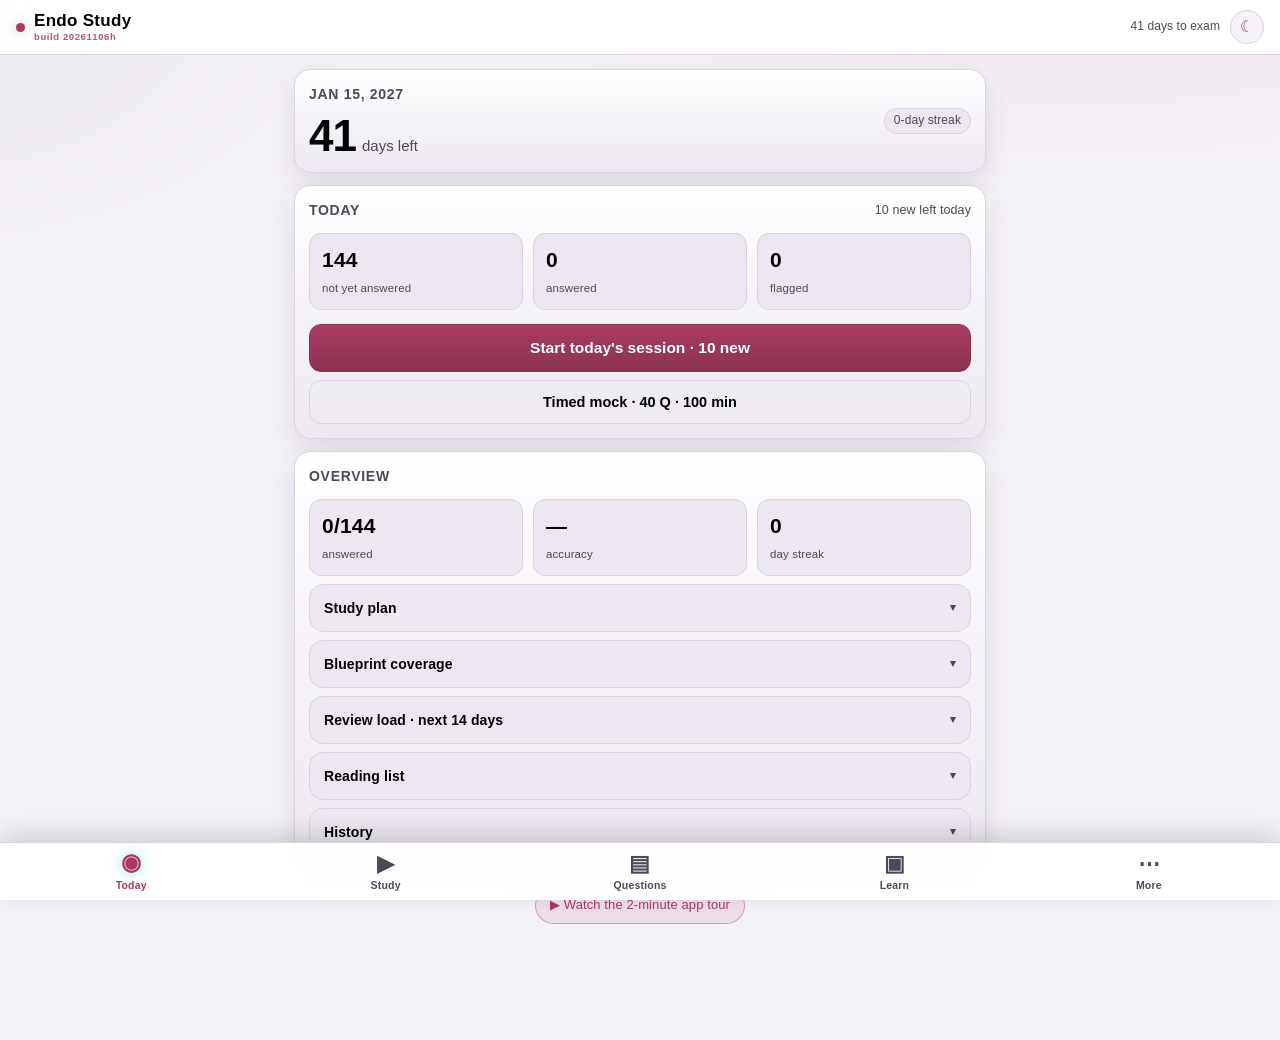
<file: index.html>
<!DOCTYPE html>
<html lang="en">
<head>
  <meta charset="utf-8" />
  <meta name="viewport" content="width=device-width, initial-scale=1, viewport-fit=cover" />
  <meta name="theme-color" content="#f5f2f4" />
  <script>
    try {
      document.documentElement.setAttribute(
        "data-theme",
        localStorage.getItem("endo-theme") || "light"
      );
    } catch (e) {
      document.documentElement.setAttribute("data-theme", "light");
    }
  </script>
  <title>Endo Study</title>
  <link rel="stylesheet" href="styles.css?v=20261106g" />
</head>
<body>
  <header class="topbar">
    <div class="topbar-title">
      <span class="dot"></span>
      <div class="title-text">
        <h1>Endo Study</h1>
        <span class="build-tag" id="build-tag"></span>
      </div>
    </div>
    <div class="topbar-right">
      <div class="topbar-meta" id="topbar-meta"></div>
      <button class="theme-toggle" id="theme-toggle" aria-label="Switch between light and dark">☾</button>
    </div>
  </header>

  <main id="view" class="view"></main>

  <nav class="tabbar" id="tabbar">
    <button class="tab active" data-tab="today"><span class="ico">◉</span><span>Today</span></button>
    <button class="tab" data-tab="study"><span class="ico">▶</span><span>Study</span></button>
    <button class="tab" data-tab="bank"><span class="ico">▤</span><span>Questions</span></button>
    <button class="tab" data-tab="learn"><span class="ico">▣</span><span>Learn</span></button>
    <button class="tab" data-tab="more"><span class="ico">⋯</span><span>More</span></button>
  </nav>

  <input type="file" id="file-input" accept=".json,application/json" hidden />
  <div id="toast" class="toast" hidden></div>

  <div id="pdf-overlay" class="pdf-overlay" hidden>
    <div class="pdf-bar">
      <button type="button" class="pdf-close" id="pdf-close" aria-label="Close">✕</button>
      <span class="pdf-label" id="pdf-label">ESAP 2026</span>
      <a class="pdf-ext" id="pdf-ext" href="ESAP_2026_fk39g9hhj.pdf" target="_blank" rel="noopener">Open in browser</a>
    </div>
    <div class="pdf-hint" id="pdf-hint">The full ESAP 2026 document.</div>
    <iframe id="pdf-frame" class="pdf-frame" title="ESAP 2026 PDF"></iframe>
  </div>

  <script src="data/questions.js?v=20261104a"></script>
  <script src="data/resources.js?v=20261104a"></script>
  <script src="data/esap-01.js?v=20261104a"></script>
  <script src="data/esap-02.js?v=20261104a"></script>
  <script src="data/esap-03.js?v=20261104a"></script>
  <script src="data/esap-04.js?v=20261104a"></script>
  <script src="data/free-01.js?v=20261104a"></script>
  <script src="data/stems.js?v=20261106b"></script>
  <script src="data/verbatim.js?v=20261106d"></script>
  <script src="app.js?v=20261106h"></script>
  <script>
    if ("serviceWorker" in navigator) {
      navigator.serviceWorker
        .register("sw.js", { updateViaCache: "none" })
        .catch(function () {});
    }
  </script>
</body>
</html>
</file>
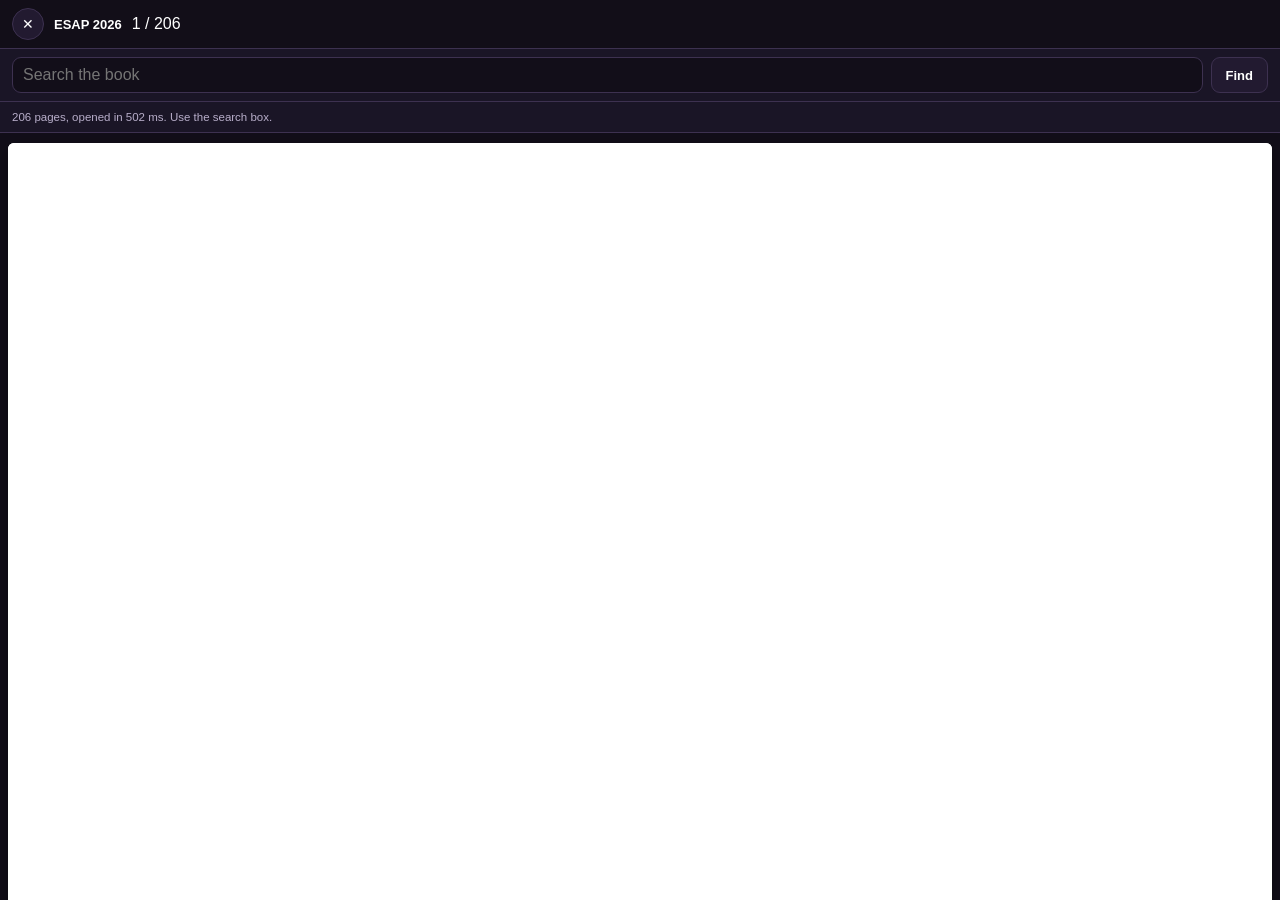
<file: reader.html>
<!DOCTYPE html>
<html lang="en">
<head>
  <meta charset="utf-8" />
  <meta name="viewport" content="width=device-width, initial-scale=1, viewport-fit=cover" />
  <meta name="theme-color" content="#120e19" />
  <title>ESAP 2026 — reader</title>
  <link rel="stylesheet" href="reader.css" />
</head>
<body>
  <header class="bar">
    <button type="button" class="close" id="close" aria-label="Close">✕</button>
    <span class="label" id="label">ESAP 2026</span>
    <span class="ind" id="page-ind"></span>
  </header>
  <div class="find">
    <input id="find-input" type="search" placeholder="Search the book" autocomplete="off" spellcheck="false" />
    <button type="button" id="find-btn">Find</button>
  </div>
  <div class="loadbar" id="loadbar" hidden><div class="loadfill" id="loadfill"></div></div>
  <div class="strip" id="strip">Loading the book…</div>
  <main class="pages" id="pages"></main>
  <script src="vendor/pdf.min.js"></script>
  <script src="reader.js"></script>
</body>
</html>
</file>
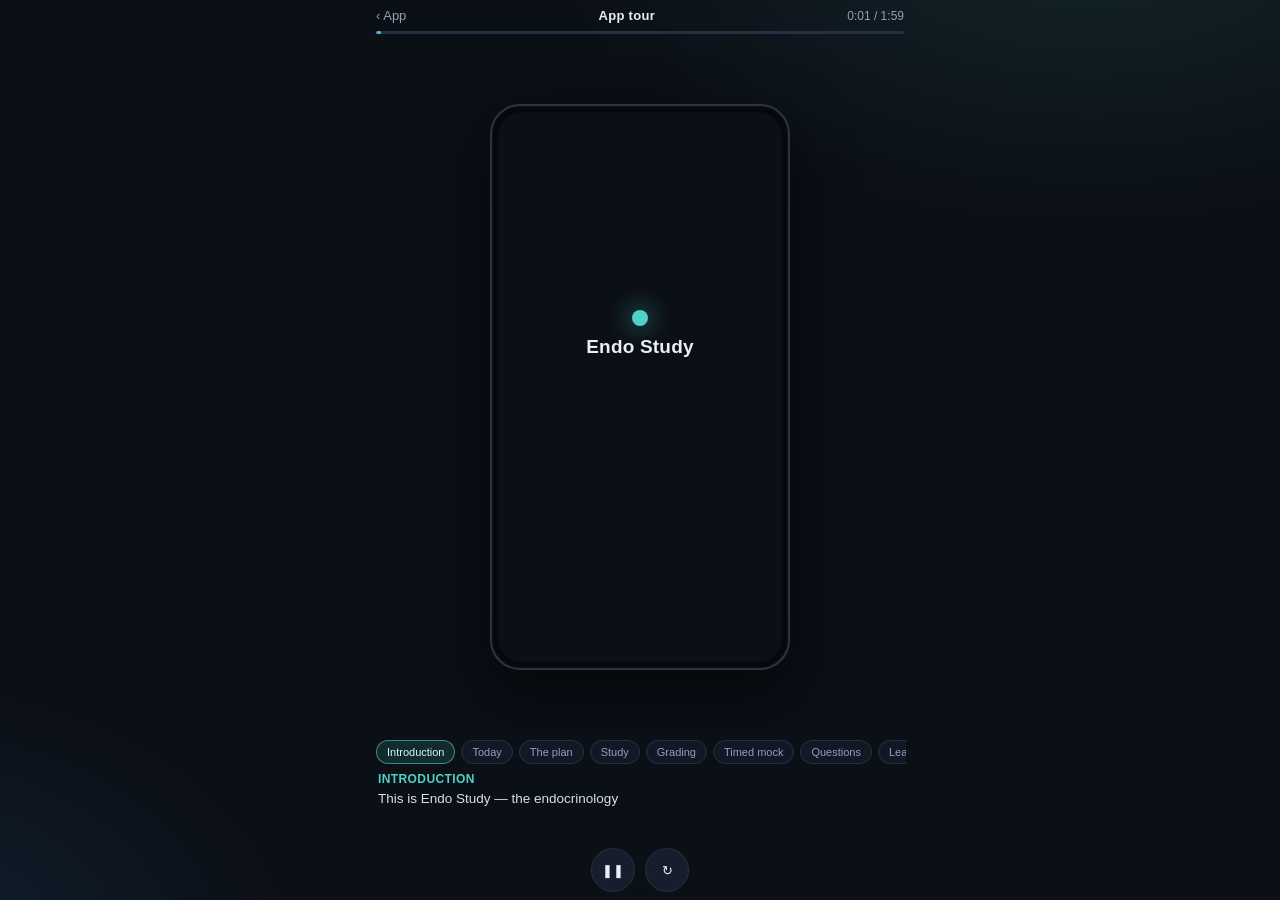
<file: tour.html>
<!DOCTYPE html>
<html lang="en">
<head>
  <meta charset="utf-8" />
  <meta name="viewport" content="width=device-width, initial-scale=1, viewport-fit=cover" />
  <meta name="theme-color" content="#0b0f16" />
  <title>Endo Study — app tour</title>
  <link rel="stylesheet" href="tour.css" />
</head>
<body>
  <div class="tour">

    <header class="tour-head">
      <a class="back" href="index.html">&#8249; App</a>
      <div class="tour-title">App tour</div>
      <div class="tour-clock" id="clock">0:00 / 2:00</div>
    </header>

    <div class="bar"><div class="bar-fill" id="bar-fill"></div></div>

    <div class="stage">
      <div class="phone">
        <div class="screen" id="screen">

          <!-- 1 - intro -->
          <section class="scene scene-center" data-name="Introduction" data-dur="7"
            data-caption="This is Endo Study — the endocrinology in-training exam, on your phone, in one place.">
            <div class="intro">
              <span class="intro-dot" data-at="0.2"></span>
              <h1 class="intro-title" data-at="0.7">Endo Study</h1>
              <p class="intro-sub" data-at="1.5">The endocrine in&#8209;training exam, in one place</p>
              <ul class="intro-list">
                <li data-at="2.4">144 questions with answers</li>
                <li data-at="3.2">8 blueprint areas</li>
                <li data-at="4.0">A plan to January</li>
              </ul>
            </div>
          </section>

          <!-- 2 - today -->
          <section class="scene" data-name="Today" data-dur="15" data-tab="today"
            data-caption="Today is the screen you open each morning: a countdown, your streak, and one button that starts today's questions.">
            <div class="scr-top">
              <span class="scr-dot"></span><b>Endo Study</b>
              <span class="scr-meta">127 days left</span>
            </div>
            <div class="scr-body">
              <div class="mini-card" data-at="0.4">
                <div class="mini-k">Your exam</div>
                <div class="mini-big">127 days</div>
                <div class="mini-sub">15 January 2027 · ESAP / ITE</div>
              </div>
              <div class="mini-row" data-at="1.3">
                <span class="chip ok">&#9679; 6-day streak</span>
                <span class="chip">10 new left today</span>
              </div>
              <div class="mini-btn" data-at="2.2">Start today's questions</div>
              <div class="mini-fine" data-at="2.9">10 new + 4 due reviews</div>
              <div class="mini-fold" data-at="4.2">Overview <span>&#9662;</span></div>
              <div class="mini-fold-row" data-at="5.0"><span>Study plan</span><span class="mini-sub">3 phases</span></div>
              <div class="mini-fold-row" data-at="5.6"><span>Blueprint coverage</span><span class="mini-sub">120 + 24</span></div>
              <div class="mini-fold-row" data-at="6.2"><span>Review load</span><span class="mini-sub">4 due</span></div>
              <div class="mini-fold-row" data-at="6.8"><span>Reading list</span><span class="mini-sub">4 of 10</span></div>
            </div>
            <div class="scr-tabs"></div>
          </section>

          <!-- 3 - the plan -->
          <section class="scene" data-name="The plan" data-dur="13" data-tab="today"
            data-caption="Everything else on Today lives in one Overview card. Open the study plan and you get three dated phases: cover the bank, weak areas, then mock season.">
            <div class="scr-top">
              <span class="scr-dot"></span><b>Study plan</b>
              <span class="scr-meta">from your exam date</span>
            </div>
            <div class="scr-body">
              <div class="mini-phase" data-at="0.5">
                <div class="mini-phase-top"><b>1 · Cover the bank</b><span>55%</span></div>
                <div class="pbar"><i class="pbar-fill" style="width:72%"></i></div>
                <div class="mini-sub">To 5 Nov · 10 new a day, one reading a week</div>
              </div>
              <div class="mini-phase" data-at="1.6">
                <div class="mini-phase-top"><b>2 · Weak areas</b><span>30%</span></div>
                <div class="pbar"><i class="pbar-fill" style="width:18%"></i></div>
                <div class="mini-sub">Only sections under 60% · guideline, chapter, re-test</div>
              </div>
              <div class="mini-phase" data-at="2.7">
                <div class="mini-phase-top"><b>3 · Mock season</b><span>15%</span></div>
                <div class="pbar"><i class="pbar-fill" style="width:4%"></i></div>
                <div class="mini-sub">One 40-question timed mock a week</div>
              </div>
              <div class="mini-fine" data-at="4.2">Move the exam date and all three phases move with it.</div>
            </div>
            <div class="scr-tabs"></div>
          </section>

          <!-- 4 - study -->
          <section class="scene" data-name="Study" data-dur="14" data-tab="study"
            data-caption="In Study you pick an area and a length, then answer one question at a time: a real case, five options, one best answer.">
            <div class="scr-top">
              <span class="scr-dot"></span><b>Study</b>
              <span class="scr-meta">question 1 of 15</span>
            </div>
            <div class="scr-body">
              <div class="mini-chips" data-at="0.4">
                <span class="chip on">Diabetes</span>
                <span class="chip">Thyroid</span>
                <span class="chip">Bone</span>
                <span class="chip">Adrenal</span>
              </div>
              <div class="mini-card" data-at="1.3">
                <div class="mini-k">Diabetes · question 1 of 15</div>
                <div class="mini-stem">A 54-year-old with type 2 diabetes on metformin has an eGFR of 38 with albuminuria. Which addition best slows progression?</div>
              </div>
              <div class="opt" data-at="2.4"><span>A</span>Increase metformin</div>
              <div class="opt mark" data-at="3.0"><span>B</span>Add an SGLT2 inhibitor</div>
              <div class="opt" data-at="3.5"><span>C</span>Add a sulfonylurea</div>
              <div class="opt" data-at="4.0"><span>D</span>Start basal insulin</div>
              <div class="opt" data-at="4.5"><span>E</span>Stop all oral agents</div>
            </div>
            <div class="scr-tabs"></div>
          </section>

          <!-- 5 - grading -->
          <section class="scene" data-name="Grading" data-dur="13" data-tab="study"
            data-caption="Then grade yourself honestly — Again, Hard, Good or Easy. The app brings each question back just before you would forget it.">
            <div class="scr-top">
              <span class="scr-dot"></span><b>Study</b>
              <span class="scr-meta">1 of 15</span>
            </div>
            <div class="scr-body">
              <div class="mini-ans" data-at="0.4">Correct — B</div>
              <div class="mini-why" data-at="1.1">SGLT2 inhibitors slow the decline in eGFR in CKD with albuminuria, independently of glucose control.</div>
              <div class="mini-k" data-at="1.9">How did that feel?</div>
              <div class="mini-grade" data-at="2.4">
                <span class="g g-again">Again</span>
                <span class="g g-hard">Hard</span>
                <span class="g g-good">Good</span>
                <span class="g g-easy">Easy</span>
              </div>
              <div class="mini-next" data-at="3.6">Back in 6 days · the gap grows with every Good</div>
              <div class="mini-fine" data-at="4.6">Every answer is scheduled, so nothing is studied twice for nothing.</div>
            </div>
            <div class="scr-tabs"></div>
          </section>

          <!-- 6 - mock -->
          <section class="scene" data-name="Timed mock" data-dur="11" data-tab="study"
            data-caption="The timed mock gives forty blueprint-weighted questions and starts a clock: two and a half minutes each, the pace of the real exam.">
            <div class="scr-top">
              <span class="scr-dot"></span><b>Timed mock</b>
              <span class="scr-meta mini-clock" id="mock-clock">01:32:10</span>
            </div>
            <div class="scr-body">
              <div class="mini-row" data-at="0.4">
                <span class="chip">Question 12 of 40</span>
                <span class="chip ok">Answered 11</span>
              </div>
              <div class="mini-card" data-at="1.2">
                <div class="mini-k">Thyroid · question 12</div>
                <div class="mini-stem">A 31-year-old with Graves disease is 8 weeks pregnant and thyrotoxic. Which treatment is correct?</div>
              </div>
              <div class="opt" data-at="2.4"><span>A</span>Radioiodine now</div>
              <div class="opt" data-at="2.9"><span>B</span>Propylthiouracil</div>
              <div class="opt" data-at="3.4"><span>C</span>Methimazole 20 mg</div>
              <div class="opt" data-at="3.9"><span>D</span>Total thyroidectomy now</div>
              <div class="opt" data-at="4.4"><span>E</span>Observation only</div>
              <div class="mini-fine" data-at="5.0">All 144 questions available · a summary with every miss at the end</div>
            </div>
            <div class="scr-tabs"></div>
          </section>

          <!-- 7 - questions -->
          <section class="scene" data-name="Questions" data-dur="12" data-tab="bank"
            data-caption="Questions is the whole bank in one searchable list. Filter by area, due, new or flagged, then open any item to read the answer, flag it, edit it or delete it.">
            <div class="scr-top">
              <span class="scr-dot"></span><b>Questions</b>
              <span class="scr-meta">120 ESAP + 24 written</span>
            </div>
            <div class="scr-body">
              <div class="mini-search" data-at="0.4">Search all 144 questions</div>
              <div class="mini-chips" data-at="1.0">
                <span class="chip on">All</span>
                <span class="chip">Due</span>
                <span class="chip">New</span>
                <span class="chip">Flagged</span>
              </div>
              <div class="mini-line" data-at="1.7"><b>ESAP 24</b><span class="tag">Thyroid</span><i class="mini-badge due">due</i></div>
              <div class="mini-line" data-at="2.2"><b>ESAP 25</b><span class="tag">Bone</span><i class="mini-badge new">new</i></div>
              <div class="mini-line" data-at="2.7"><b>ESAP 26</b><span class="tag">Adrenal</span><i class="mini-badge flag">flagged</i></div>
              <div class="mini-line" data-at="3.2"><b>Written 7</b><span class="tag">Lipids</span><i class="mini-badge new">new</i></div>
              <div class="mini-fine" data-at="4.4">Every item keeps its five options and the answer key.</div>
            </div>
            <div class="scr-tabs"></div>
          </section>

          <!-- 8 - learn -->
          <section class="scene" data-name="Learn" data-dur="14" data-tab="learn"
            data-caption="Learn is the reading list: ten free sources, each saying what it is and exactly which chapters to read. Tick Mark done when you finish — nothing is scheduled.">
            <div class="scr-top">
              <span class="scr-dot"></span><b>Learn</b>
              <span class="scr-meta">4 of 10 done</span>
            </div>
            <div class="scr-body">
              <div class="mini-title" data-at="0.3">Reading list</div>
              <div class="pbar" data-at="0.7"><i class="pbar-fill" style="width:40%"></i></div>
              <div class="mini-card" data-at="1.4">
                <div class="mini-k">ADA Standards of Care 2026</div>
                <div class="mini-sub">The diabetes reference · free · 4 chapters</div>
                <div class="mini-fold">What to read <span>&#9662;</span></div>
              </div>
              <div class="mini-card" data-at="2.4">
                <div class="mini-k">ATA guideline index</div>
                <div class="mini-sub">Pregnancy, DTC, hyper and hypothyroidism</div>
              </div>
              <div class="mini-btn ghost" data-at="3.2">Mark done</div>
              <div class="mini-fine" data-at="4.4">No daily reading target — read when you have the hour.</div>
            </div>
            <div class="scr-tabs"></div>
          </section>

          <!-- 9 - more -->
          <section class="scene" data-name="More" data-dur="12" data-tab="more"
            data-caption="More holds the settings: the exam date that moves every plan date, your daily limit, the mock size, and a backup for moving to another phone.">
            <div class="scr-top">
              <span class="scr-dot"></span><b>More</b>
              <span class="scr-meta">settings</span>
            </div>
            <div class="scr-body">
              <div class="mini-card" data-at="0.4">
                <div class="mini-rowline"><span>Exam date</span><b>15 Jan 2027</b></div>
                <div class="mini-rowline"><span>New questions a day</span><b>10</b></div>
                <div class="mini-rowline"><span>Mock</span><b>40 Q · 100 min</b></div>
              </div>
              <div class="mini-fold" data-at="1.8">Backup and restore <span>&#9662;</span></div>
              <div class="mini-fold" data-at="2.4">Quick lab reference <span>&#9662;</span></div>
              <div class="mini-fold" data-at="3.0">Bank status · 120 + 24 <span>&#9662;</span></div>
              <div class="mini-fold" data-at="3.6">How this app works <span>&#9662;</span></div>
              <div class="mini-fine" data-at="4.8">Progress is stored on the phone only — export before switching device.</div>
            </div>
            <div class="scr-tabs"></div>
          </section>

          <!-- 10 - outro -->
          <section class="scene scene-center" data-name="That's it" data-dur="8"
            data-caption="That is the whole app. One question a day, tracked until January.">
            <div class="intro">
              <span class="intro-dot" data-at="0.2"></span>
              <h1 class="intro-title" data-at="0.7">A question a day</h1>
              <p class="intro-sub" data-at="1.5">144 questions · 8 areas · one plan to January</p>
              <a class="intro-cta" href="index.html" data-at="2.4">Open the app</a>
            </div>
          </section>

        </div>
      </div>
    </div>

    <div class="chapters" id="chapters"></div>

    <div class="caption-wrap">
      <h2 class="chapter-name" id="chapter-name">Introduction</h2>
      <p class="caption" id="caption"></p>
    </div>

    <div class="controls">
      <button class="ctrl" id="play" aria-label="Pause">&#10074;&#10074;</button>
      <button class="ctrl" id="restart" aria-label="Restart">&#8635;</button>
    </div>

  </div>

  <script src="tour.js"></script>
</body>
</html>
</file>
<file: styles.css>
:root {
  --bg: #0b0f16;
  --bg-2: #121826;
  --card: #161d2c;
  --card-2: #1c2436;
  --line: #263042;
  --text: #e8edf6;
  --muted: #93a0b8;
  --accent: #4fd1c5;
  --accent-2: #38a3f5;
  --ok: #3ddc97;
  --warn: #f0b429;
  --no: #f2637b;
  --radius: 16px;
  --pad: 14px;
}

* { box-sizing: border-box; -webkit-tap-highlight-color: transparent; }

html, body {
  margin: 0;
  padding: 0;
  background: var(--bg);
  color: var(--text);
  font-family: -apple-system, BlinkMacSystemFont, "Segoe UI", Roboto, Helvetica, Arial, sans-serif;
  font-size: 16px;
  line-height: 1.45;
  -webkit-text-size-adjust: 100%;
}

body {
  padding-bottom: calc(72px + env(safe-area-inset-bottom));
  background:
    radial-gradient(1100px 520px at 85% -12%, rgba(79, 209, 197, 0.10), transparent 60%),
    radial-gradient(900px 480px at -10% 0%, rgba(56, 163, 245, 0.10), transparent 55%),
    var(--bg);
  min-height: 100vh;
}

/* ---------- top bar ---------- */
.topbar {
  position: sticky;
  top: 0;
  z-index: 20;
  display: flex;
  align-items: center;
  justify-content: space-between;
  gap: 10px;
  padding: calc(10px + env(safe-area-inset-top)) 16px 10px;
  background: rgba(11, 15, 22, 0.86);
  backdrop-filter: blur(14px);
  border-bottom: 1px solid var(--line);
}

.topbar-title { display: flex; align-items: center; gap: 9px; }

.topbar-title h1 {
  font-size: 17px;
  margin: 0;
  letter-spacing: 0.2px;
  font-weight: 650;
}

.dot {
  width: 9px; height: 9px; border-radius: 50%;
  background: var(--accent);
  box-shadow: 0 0 12px rgba(79, 209, 197, 0.8);
}

.topbar-meta { font-size: 12px; color: var(--muted); text-align: right; }

/* ---------- view ---------- */
.view { padding: 14px 14px 28px; max-width: 720px; margin: 0 auto; }

.card {
  background: linear-gradient(180deg, var(--card), var(--bg-2));
  border: 1px solid var(--line);
  border-radius: var(--radius);
  padding: var(--pad);
  margin-bottom: 12px;
}

.card.tight { padding: 12px; }
.card.flat { background: var(--bg-2); }

h2, .h2 {
  font-size: 19px;
  margin: 4px 0 12px;
  font-weight: 650;
  letter-spacing: 0.2px;
}

h3, .h3 {
  font-size: 14px;
  margin: 0 0 10px;
  color: var(--muted);
  font-weight: 600;
  text-transform: uppercase;
  letter-spacing: 0.7px;
}

.row { display: flex; align-items: center; gap: 10px; }
.row.wrap { flex-wrap: wrap; }
.between { justify-content: space-between; }
.muted { color: var(--muted); }
.small { font-size: 12.5px; }
.mono { font-variant-numeric: tabular-nums; }
.center { text-align: center; }
.grow { flex: 1 1 auto; min-width: 0; }

.hero {
  display: flex;
  align-items: center;
  justify-content: space-between;
  gap: 14px;
}

.big-num {
  font-size: 44px;
  font-weight: 700;
  line-height: 1;
  letter-spacing: -1px;
  font-variant-numeric: tabular-nums;
}

.big-num span { font-size: 15px; color: var(--muted); font-weight: 500; margin-left: 6px; letter-spacing: 0; }

/* ---------- buttons ---------- */
.btn {
  appearance: none;
  border: 1px solid var(--line);
  background: var(--card-2);
  color: var(--text);
  border-radius: 12px;
  padding: 11px 14px;
  font-size: 14.5px;
  font-weight: 550;
  font-family: inherit;
  cursor: pointer;
  display: inline-flex;
  align-items: center;
  justify-content: center;
  gap: 6px;
  transition: transform 0.06s ease, background 0.15s ease, border-color 0.15s ease;
}

.btn:active { transform: scale(0.985); }

.btn.primary {
  background: linear-gradient(180deg, #4fd1c5, #2fb3a8);
  border-color: #3fc2b6;
  color: #06231f;
  font-weight: 650;
}

.btn.ghost { background: transparent; }

.btn.wide { width: 100%; }

.btn.danger { color: var(--no); border-color: rgba(242, 99, 123, 0.4); background: rgba(242, 99, 123, 0.08); }

.btn:disabled { opacity: 0.5; cursor: default; }

.tour-link {
  display: inline-block;
  padding: 8px 14px;
  border: 1px solid rgba(79, 209, 197, 0.35);
  border-radius: 999px;
  background: rgba(79, 209, 197, 0.08);
  color: var(--accent);
  font-size: 13px;
  text-decoration: none;
}

.tour-link:active { background: rgba(79, 209, 197, 0.16); }

/* ---------- live copy ---------- */
.sync-line { font-size: 12px; font-weight: 600; color: var(--muted); white-space: nowrap; }
.sync-line.ok { color: var(--ok); }
.sync-line.busy { color: var(--accent-2); }
.sync-line.err { color: var(--no); }
.sync-line.off { color: var(--muted); }

.sync-err {
  margin: 8px 0 10px;
  font-size: 12px;
  line-height: 1.4;
  color: var(--no);
  word-break: break-word;
}

.chips { display: flex; flex-wrap: wrap; gap: 8px; }

.chip {
  border: 1px solid var(--line);
  background: var(--bg-2);
  color: var(--muted);
  border-radius: 999px;
  padding: 7px 12px;
  font-size: 13px;
  font-family: inherit;
  cursor: pointer;
  white-space: nowrap;
}

.chip.on {
  background: rgba(79, 209, 197, 0.14);
  border-color: rgba(79, 209, 197, 0.55);
  color: var(--accent);
}

.tag {
  display: inline-block;
  font-size: 11px;
  letter-spacing: 0.5px;
  text-transform: uppercase;
  color: var(--accent);
  background: rgba(79, 209, 197, 0.12);
  border-radius: 6px;
  padding: 3px 7px;
  white-space: nowrap;
}

/* ---------- lists ---------- */
.list { display: flex; flex-direction: column; gap: 8px; }

.list-row {
  display: grid;
  grid-template-columns: minmax(0, 1fr) auto;
  grid-template-areas:
    "tag meta"
    "snippet snippet";
  align-items: center;
  row-gap: 6px;
  column-gap: 10px;
  width: 100%;
  text-align: left;
  background: var(--card);
  border: 1px solid var(--line);
  border-radius: 12px;
  padding: 11px 12px;
  color: var(--text);
  font-family: inherit;
  font-size: 14px;
  cursor: pointer;
}

.list-row .tag { grid-area: tag; justify-self: start; }
.list-row .snippet { grid-area: snippet; }
.list-row .row-meta { grid-area: meta; }

.list-row .snippet { flex: 1 1 auto; min-width: 0; color: #cfd8e6; }
.list-row .row-meta { font-size: 11.5px; color: var(--muted); text-align: right; white-space: nowrap; }

/* ---------- bars ---------- */
.bar {
  height: 7px;
  border-radius: 999px;
  background: #1f2839;
  overflow: hidden;
  margin-top: 7px;
}

.bar > i {
  display: block;
  height: 100%;
  border-radius: 999px;
  background: linear-gradient(90deg, var(--accent-2), var(--accent));
}

.bar.warm > i { background: linear-gradient(90deg, #f0b429, #f2637b); }

.section-row { margin-bottom: 12px; }
.section-row:last-child { margin-bottom: 0; }

/* ---------- options ---------- */
.vignette {
  white-space: pre-wrap;
  word-break: break-word;
  font-size: 15.5px;
  line-height: 1.5;
  margin: 10px 0 14px;
}

.options { display: flex; flex-direction: column; gap: 9px; }

.option {
  display: flex;
  align-items: flex-start;
  gap: 11px;
  width: 100%;
  text-align: left;
  background: var(--card-2);
  border: 1px solid var(--line);
  border-radius: 13px;
  padding: 12px;
  color: var(--text);
  font-family: inherit;
  font-size: 15px;
  line-height: 1.4;
  cursor: pointer;
  transition: background 0.12s ease, border-color 0.12s ease;
}

.option .opt-letter {
  flex: 0 0 auto;
  width: 24px; height: 24px;
  border-radius: 8px;
  background: #232d40;
  color: var(--muted);
  font-size: 12.5px;
  font-weight: 700;
  display: flex; align-items: center; justify-content: center;
}

.option .opt-text { flex: 1 1 auto; }

.option.picked { border-color: var(--accent-2); }

.option.correct {
  border-color: rgba(61, 220, 151, 0.7);
  background: rgba(61, 220, 151, 0.10);
}
.option.correct .opt-letter { background: rgba(61, 220, 151, 0.9); color: #04231a; }

.option.wrong {
  border-color: rgba(242, 99, 123, 0.7);
  background: rgba(242, 99, 123, 0.10);
}
.option.wrong .opt-letter { background: rgba(242, 99, 123, 0.9); color: #2a0810; }

/* ---------- feedback ---------- */
.explain {
  margin-top: 14px;
  padding-top: 14px;
  border-top: 1px solid var(--line);
}

.verdict { font-weight: 650; font-size: 15px; margin: 0 0 8px; }
.verdict.ok { color: var(--ok); }
.verdict.no { color: var(--no); }

.answer-line { margin: 0 0 10px; font-size: 15px; }

.why {
  white-space: pre-wrap;
  font-size: 14.5px;
  line-height: 1.55;
  color: #d7e0ee;
  margin: 0 0 10px;
}

.ref {
  font-size: 12.5px;
  color: var(--muted);
  white-space: pre-wrap;
  margin: 0 0 12px;
}

.grade-row {
  display: grid;
  grid-template-columns: repeat(4, 1fr);
  gap: 8px;
  margin-bottom: 8px;
}

.btn.grade {
  flex-direction: column;
  gap: 2px;
  padding: 9px 4px;
  font-size: 13.5px;
}

.btn.grade small { font-size: 10.5px; color: var(--muted); font-weight: 500; }
.btn.grade.primary small { color: rgba(4, 32, 28, 0.72); }

/* ---------- forms ---------- */
.field { display: block; margin-bottom: 12px; }

.field > span {
  display: block;
  font-size: 12.5px;
  color: var(--muted);
  margin-bottom: 5px;
  letter-spacing: 0.3px;
}

.input {
  width: 100%;
  background: var(--bg-2);
  border: 1px solid var(--line);
  color: var(--text);
  border-radius: 11px;
  padding: 11px 12px;
  font-family: inherit;
  font-size: 16px;
  line-height: 1.4;
}

.input:focus { outline: none; border-color: rgba(79, 209, 197, 0.6); }

/* iOS renders a date control at its own minimum width, which can push it out
   of its card; let the input keep the card's width instead. */
input[type="date"] {
  display: block;
  width: 100%;
  max-width: 100%;
  min-width: 0;
  -webkit-appearance: none;
  appearance: none;
  text-align: left;
}

textarea.input {
  resize: vertical;
  min-height: 96px;
  white-space: pre-wrap;
}

textarea.ta-sm { min-height: 46px; }
textarea.ta-lg { min-height: 420px; font-family: ui-monospace, SFMono-Regular, Menlo, monospace; font-size: 12.5px; }

.grid-2 { display: grid; grid-template-columns: 1fr 1fr; gap: 10px; }

/* ---------- stats ---------- */
.stat {
  background: var(--bg-2);
  border: 1px solid var(--line);
  border-radius: 12px;
  padding: 11px 12px;
  flex: 1 1 0;
  min-width: 0;
}

.stat b { display: block; font-size: 21px; font-weight: 650; font-variant-numeric: tabular-nums; }
.stat span { font-size: 11.5px; color: var(--muted); }

.forecast { display: flex; align-items: flex-end; gap: 5px; height: 74px; margin-top: 6px; }

.fc {
  flex: 1 1 0;
  display: flex;
  flex-direction: column;
  justify-content: flex-end;
  align-items: center;
  gap: 4px;
  height: 100%;
}

.fc i {
  display: block;
  width: 100%;
  border-radius: 4px 4px 2px 2px;
  background: linear-gradient(180deg, rgba(79, 209, 197, 0.95), rgba(56, 163, 245, 0.55));
  min-height: 3px;
}

.fc span { font-size: 9.5px; color: var(--muted); }

details.ref-block {
  border: 1px solid var(--line);
  border-radius: 12px;
  padding: 10px 12px;
  background: var(--bg-2);
  margin-bottom: 8px;
}

details.ref-block summary { cursor: pointer; font-size: 14px; font-weight: 550; }
details.ref-block p { white-space: pre-wrap; font-size: 13px; color: #c9d3e2; margin: 10px 0 0; }

.kv { display: flex; justify-content: space-between; gap: 10px; font-size: 13px; padding: 5px 0; border-bottom: 1px solid rgba(38, 48, 66, 0.6); }
.kv:last-child { border-bottom: none; }
.kv span:last-child { color: var(--muted); text-align: right; }

/* ---------- tab bar ---------- */
.tabbar {
  position: fixed;
  left: 0; right: 0; bottom: 0;
  z-index: 30;
  display: flex;
  background: rgba(11, 15, 22, 0.94);
  backdrop-filter: blur(16px);
  border-top: 1px solid var(--line);
  padding-bottom: env(safe-area-inset-bottom);
}

.tab {
  flex: 1 1 0;
  background: none;
  border: none;
  color: var(--muted);
  font-family: inherit;
  font-size: 9.5px;
  letter-spacing: 0.2px;
  padding: 9px 0 8px;
  display: flex;
  flex-direction: column;
  align-items: center;
  gap: 3px;
  cursor: pointer;
  min-width: 0;
}

.tab .ico { font-size: 14px; line-height: 1; }
.tab.active { color: var(--accent); }

/* ---------- toast ---------- */
.toast {
  position: fixed;
  left: 50%;
  bottom: calc(86px + env(safe-area-inset-bottom));
  transform: translateX(-50%);
  z-index: 60;
  background: #223049;
  color: var(--text);
  border: 1px solid var(--line);
  border-radius: 12px;
  padding: 10px 16px;
  font-size: 13.5px;
  max-width: 88vw;
  text-align: center;
  box-shadow: 0 10px 30px rgba(0, 0, 0, 0.45);
}

.hidden { display: none !important; }

.empty {
  text-align: center;
  color: var(--muted);
  font-size: 14px;
  padding: 22px 10px;
}

hr.div {
  border: none;
  border-top: 1px solid var(--line);
  margin: 16px 0;
}

/* ---------- learn / reading list ---------- */
.cost {
  font-size: 10px;
  letter-spacing: 0.5px;
  text-transform: uppercase;
  color: var(--muted);
  border: 1px solid var(--line);
  border-radius: 999px;
  padding: 2px 8px;
  white-space: nowrap;
}

.cost.free { color: var(--ok); border-color: rgba(61, 220, 151, 0.45); }
.cost.account { color: var(--accent-2); border-color: rgba(56, 163, 245, 0.45); }
.cost.paid { color: var(--warn); border-color: rgba(240, 180, 41, 0.45); }

.res-card.done { opacity: 0.6; }

.res-title {
  font-size: 15.5px;
  font-weight: 650;
  margin: 9px 0 2px;
  line-height: 1.3;
}

.res-org {
  font-size: 12.5px;
  color: var(--muted);
  margin: 0 0 8px;
}

.res-link { color: var(--accent-2); word-break: break-all; }

.res-note {
  font-size: 13px;
  line-height: 1.5;
  color: var(--muted);
  margin: 0 0 10px;
  white-space: pre-wrap;
}

.res-read {
  font-size: 13.5px;
  line-height: 1.5;
  color: #dbe4f2;
  margin: 0 0 10px;
  padding: 9px 10px;
  background: rgba(56, 163, 245, 0.08);
  border-left: 2px solid rgba(56, 163, 245, 0.5);
  border-radius: 6px;
  white-space: pre-wrap;
}

.res-read b { color: var(--accent-2); }

.res-about {
  font-size: 13.5px;
  line-height: 1.5;
  color: #cfd8e6;
  margin: 0 0 10px;
  white-space: pre-wrap;
}

.res-about b { color: var(--muted); font-weight: 600; }

.res-effort {
  font-size: 12.5px;
  color: var(--muted);
  margin: 0 0 10px;
}

.res-effort b { color: var(--muted); }

/* ---------- study plan ---------- */
.plan-row {
  padding: 10px 0;
  border-bottom: 1px solid rgba(38, 48, 66, 0.7);
}

.plan-row:last-child { border-bottom: none; padding-bottom: 0; }
.plan-row:first-child { padding-top: 0; }

.plan-name {
  font-size: 14px;
  font-weight: 600;
  color: var(--accent);
}

.plan-date {
  font-size: 11.5px;
  color: var(--muted);
  margin: 1px 0 4px;
}

.plan-what {
  font-size: 13px;
  line-height: 1.45;
  color: #cfd8e6;
}

.btn.primary.wide {
  padding: 14px 16px;
  font-size: 15.5px;
}

.res-url {
  display: block;
  font-size: 11px;
  color: #6f8cbf;
  text-decoration: none;
  word-break: break-all;
  margin: 0 0 10px;
}

.res-actions { display: flex; gap: 8px; }
.res-actions .btn { flex: 1 1 0; }

.btn.done-on {
  background: rgba(61, 220, 151, 0.14);
  border-color: rgba(61, 220, 151, 0.5);
  color: var(--ok);
}

/* ---------- foldable blocks ---------- */
details.fold {
  border: 1px solid var(--line);
  border-radius: 14px;
  padding: 0 14px;
  background: var(--bg-2);
  margin-top: 8px;
}

details.fold > summary {
  padding: 12px 0;
  font-size: 14px;
  font-weight: 600;
  cursor: pointer;
  list-style: none;
  display: flex;
  align-items: center;
  justify-content: space-between;
  color: var(--text);
}

details.fold > summary::-webkit-details-marker { display: none; }
details.fold > summary::after { content: "▾"; color: var(--muted); font-size: 11px; margin-left: 8px; }
details.fold[open] > summary { border-bottom: 1px solid var(--line); margin-bottom: 12px; }

details.fold > *:not(summary):last-child { margin-bottom: 12px; }

/* cards nested inside a fold render as plain blocks */
details.fold section.card {
  background: transparent;
  border: none;
  border-radius: 0;
  padding: 0 0 10px;
  margin: 0;
}

details.fold.card { background: var(--card); padding: 0 14px; }

.stack { display: flex; flex-direction: column; gap: 8px; }

.space-sm { height: 8px; }

.pill-count {
  font-size: 12px;
  color: var(--muted);
  background: var(--bg-2);
  border: 1px solid var(--line);
  border-radius: 999px;
  padding: 3px 9px;
  white-space: nowrap;
}


/* ---------- polish pass: roomier taps, calmer hierarchy ---------- */
.card { box-shadow: 0 10px 28px rgba(0, 0, 0, 0.16); }

.btn { min-height: 46px; }
.btn.ghost { min-height: 44px; }
.chip { min-height: 34px; display: inline-flex; align-items: center; }
.option { min-height: 48px; }
.list-row { min-height: 52px; }

details.fold > summary { min-height: 46px; }
details.fold[open] > summary { margin-bottom: 14px; }

.row.between { gap: 10px; }
.row.between h3 { min-width: 0; }

.tabbar .tab.active .ico {
  color: var(--accent);
  text-shadow: 0 0 12px rgba(79, 209, 197, 0.7);
}

.stat b { letter-spacing: 0.2px; }

.vignette { font-size: 15.5px; }


/* ============================================================
   Palette: grey + light pink, with a light and a dark theme.
   Later rules win, so this block owns the colours.
   ============================================================ */
:root,
[data-theme="dark"] {
  --bg: #120e19;
  --card: #221a30;
  --bg-2: #1a1526;
  --card-2: #2b2238;
  --line: #3d3150;
  --text: #ffffff;
  --muted: #b8aeca;
  --sub: #d9d2e6;
  --accent: #c47a9b;
  --accent-2: #9d5f7d;
  --accent-tint: rgba(196, 122, 155, 0.16);
  --accent-soft: rgba(196, 122, 155, 0.45);
  --on-accent: #1b0f18;
  --ok: #7fc6a8;
  --warn: #d8b072;
  --no: #e0808f;
  --bar: rgba(18, 14, 25, 0.94);
  --bar-track: #2a2138;
  --opt-letter-bg: #342945;
  --toast-bg: #2b2238;
  --toast-text: #ffffff;
  --glow-1: rgba(196, 122, 155, 0.16);
  --glow-2: rgba(122, 96, 158, 0.14);
  --shadow: 0 12px 30px rgba(0, 0, 0, 0.34);
}

[data-theme="light"] {
  --bg: #f4f1f6;
  --bg-2: #ece7f0;
  --card: #ffffff;
  --card-2: #f6f2f8;
  --line: #d9d2e2;
  --text: #000000;
  --muted: #4f4859;
  --sub: #1a1620;
  --accent: #a83b62;
  --accent-2: #8c3352;
  --accent-tint: rgba(168, 59, 98, 0.10);
  --accent-soft: rgba(168, 59, 98, 0.40);
  --on-accent: #ffffff;
  --ok: #1f7a52;
  --warn: #8a5f10;
  --no: #a8263b;
  --bar: rgba(255, 255, 255, 0.96);
  --bar-track: #ded5e6;
  --opt-letter-bg: #eee8f2;
  --toast-bg: #1a1620;
  --toast-text: #ffffff;
  --glow-1: rgba(168, 59, 98, 0.08);
  --glow-2: rgba(110, 92, 140, 0.08);
  --shadow: 0 10px 24px rgba(60, 45, 70, 0.12);
}

html, body {
  font-family: ui-rounded, "SF Pro Rounded", -apple-system, BlinkMacSystemFont, "Segoe UI",
    Roboto, Helvetica, Arial, sans-serif;
  letter-spacing: 0.1px;
}

body {
  padding-bottom: calc(88px + env(safe-area-inset-bottom));
  background:
    radial-gradient(1100px 520px at 85% -12%, var(--glow-1), transparent 60%),
    radial-gradient(900px 480px at -10% 0%, var(--glow-2), transparent 55%),
    var(--bg);
}

.topbar { background: var(--bar); }
.topbar-title h1 { letter-spacing: 0.3px; font-weight: 700; }

.topbar-right { display: flex; align-items: center; gap: 10px; }

.theme-toggle {
  appearance: none;
  width: 34px; height: 34px;
  flex: 0 0 auto;
  border-radius: 50%;
  border: 1px solid var(--line);
  background: var(--card-2);
  color: var(--accent);
  font-family: inherit;
  font-size: 16px;
  line-height: 1;
  cursor: pointer;
  display: flex; align-items: center; justify-content: center;
}

.theme-toggle:active { transform: scale(0.94); }

.card { background: linear-gradient(180deg, var(--card), var(--bg-2)); box-shadow: var(--shadow); }

.btn.primary {
  background: linear-gradient(180deg, var(--accent), var(--accent-2));
  border-color: var(--accent-2);
  color: var(--on-accent);
}

.btn.grade.primary small { color: var(--on-accent); opacity: 0.72; }
.btn.done-on {
  background: var(--accent-tint);
  border-color: var(--accent-soft);
  color: var(--accent);
}

.tour-link {
  border-color: var(--accent-soft);
  background: var(--accent-tint);
  color: var(--accent);
}

.chip.on {
  background: var(--accent-tint);
  border-color: var(--accent-soft);
  color: var(--accent);
}

.tag {
  color: var(--accent);
  background: var(--accent-tint);
}

.list-row .snippet,
.why,
.res-about,
.res-read,
.plan-what,
details.ref-block p { color: var(--sub); }

.topbar,
.tabbar { color: var(--text); }
h2, .h2, .btn, .option, .chip, .tag, .toast { color: inherit; }
.btn { color: var(--text); }
.chip { color: var(--muted); }
.muted, .small, .res-org { color: var(--muted); }

.bar { background: var(--bar-track); }
.bar.warm > i { background: linear-gradient(90deg, var(--warn), var(--no)); }

.option .opt-letter { background: var(--opt-letter-bg); color: var(--muted); }

.option.correct { border-color: rgba(63, 158, 120, 0.55); background: rgba(63, 158, 120, 0.10); }
.option.correct .opt-letter { background: var(--ok); color: #ffffff; }
.option.wrong { border-color: rgba(200, 80, 99, 0.5); background: rgba(200, 80, 99, 0.10); }
.option.wrong .opt-letter { background: var(--no); color: #ffffff; }

.fc i { background: linear-gradient(180deg, var(--accent), var(--accent-2)); }

.input:focus { border-color: var(--accent-soft); }

.kv, .plan-row, .section-row { border-color: var(--line); }

.res-read {
  background: var(--accent-tint);
  border-left: 2px solid var(--accent-soft);
}

.res-url, .res-link { color: var(--accent-2); }

.toast { background: var(--toast-bg); color: var(--toast-text); box-shadow: var(--shadow); }

.dot { background: var(--accent); box-shadow: 0 0 12px var(--accent-soft); }

.pill-count, .stat, details.fold, details.fold.card, details.ref-block, .cost {
  background: var(--bg-2);
}

/* ---------- bottom dock: fixed, taller, larger icons ---------- */
.tabbar {
  position: fixed;
  left: 0; right: 0; bottom: 0;
  padding: 6px 4px calc(6px + env(safe-area-inset-bottom));
  background: var(--bar);
  border-top: 1px solid var(--line);
  box-shadow: 0 -8px 24px rgba(0, 0, 0, 0.14);
}

.tab {
  padding: 4px 0 3px;
  gap: 4px;
  font-size: 10.5px;
  font-weight: 600;
  letter-spacing: 0.2px;
}

.tab .ico {
  font-size: 22px;
  line-height: 1;
  transition: transform 0.12s ease, color 0.12s ease;
}

.tab.active .ico { transform: translateY(-1px) scale(1.06); }
.tab:active .ico { transform: scale(0.92); }

.tab.active { color: var(--accent); }
.tab.active .ico { color: var(--accent); text-shadow: 0 0 12px var(--accent-soft); }

.toast { bottom: calc(104px + env(safe-area-inset-bottom)); }


/* ---------- title and build stamp ---------- */
.title-text { display: flex; flex-direction: column; line-height: 1.15; }
.title-text h1 { font-size: 17px; margin: 0; }

.build-tag {
  margin-top: 1px;
  font-size: 9.5px;
  font-weight: 600;
  letter-spacing: 0.6px;
  color: var(--accent);
  opacity: 0.85;
}


/* ---------- session history ---------- */
.hist { display: flex; flex-direction: column; gap: 8px; }

.hist-session {
  border: 1px solid var(--line);
  border-radius: 12px;
  background: var(--bg-2);
  padding: 0 12px;
}

.hist-session > summary {
  display: flex;
  align-items: center;
  justify-content: space-between;
  gap: 10px;
  padding: 11px 0;
  cursor: pointer;
  list-style: none;
  font-size: 13.5px;
  font-weight: 600;
}

.hist-session > summary::-webkit-details-marker { display: none; }
.hist-session[open] > summary { border-bottom: 1px solid var(--line); margin-bottom: 10px; }

.hist-item {
  border: 1px solid var(--line);
  border-radius: 10px;
  background: var(--card);
  padding: 0 10px;
  margin-bottom: 8px;
}

.hist-item > summary {
  display: flex;
  align-items: center;
  gap: 8px;
  padding: 9px 0;
  cursor: pointer;
  list-style: none;
  font-size: 12.5px;
}

.hist-item > summary::-webkit-details-marker { display: none; }
.hist-item[open] > summary { border-bottom: 1px solid var(--line); margin-bottom: 10px; }

.hist-item .snippet { flex: 1 1 auto; min-width: 0; color: var(--sub); }

.hist-item .mark { font-size: 14px; font-weight: 700; }
.hist-item .mark.ok { color: var(--ok); }
.hist-item .mark.no { color: var(--no); }

.hist-body { padding-bottom: 10px; }

.hist-choice {
  font-size: 13px;
  margin: 10px 0 8px;
  color: var(--muted);
}

.hist-choice b { color: var(--text); }


/* ---------- flash-card button ---------- */
.card-btn {
  appearance: none;
  flex: 0 0 auto;
  width: 28px; height: 28px;
  border-radius: 50%;
  border: 1px solid var(--line);
  background: var(--card-2);
  color: var(--accent);
  font-family: inherit;
  font-size: 15px;
  font-weight: 700;
  line-height: 1;
  display: inline-flex;
  align-items: center;
  justify-content: center;
  cursor: pointer;
}

.card-btn.on {
  background: var(--accent-tint);
  border-color: var(--accent-soft);
  color: var(--accent);
}

.card-btn:active { transform: scale(0.92); }


/* ---------- flash cards: front / back flip ---------- */
.flash {
  border: 1px solid var(--line);
  border-radius: 14px;
  background: var(--card);
  padding: 12px;
  margin-bottom: 10px;
  cursor: pointer;
  transition: transform 0.12s ease, border-color 0.15s ease;
}

.flash:active { transform: scale(0.995); }

.flash-top {
  display: flex;
  align-items: center;
  justify-content: space-between;
  gap: 8px;
  margin-bottom: 8px;
}

.flash-vignette {
  font-size: 14.5px;
  line-height: 1.5;
  color: var(--text);
  white-space: pre-wrap;
  max-height: 42vh;
  overflow: auto;
}

.flash-opts { display: flex; flex-direction: column; gap: 6px; margin-top: 10px; }

.flash-opt {
  display: flex;
  align-items: flex-start;
  gap: 9px;
  padding: 8px 9px;
  border: 1px solid var(--line);
  border-radius: 10px;
  background: var(--card-2);
  font-size: 13.5px;
  line-height: 1.4;
}

.flash-opt .opt-letter {
  flex: 0 0 auto;
  width: 20px; height: 20px;
  border-radius: 6px;
  background: var(--opt-letter-bg);
  color: var(--muted);
  font-size: 11px;
  font-weight: 700;
  display: flex; align-items: center; justify-content: center;
}

.flash-answer { font-size: 15px; margin: 4px 0 10px; color: var(--ok); }

.flash-hint {
  margin: 10px 0 0;
  font-size: 11px;
  letter-spacing: 0.3px;
  color: var(--muted);
  text-align: center;
}

.flash-back { display: none; }
.flash.flipped .flash-front { display: none; }
.flash.flipped .flash-back { display: block; }

/* ---------- history rows: JS toggle so nested taps never collapse them ---------- */
.hist-head {
  display: flex;
  align-items: center;
  gap: 8px;
  padding: 9px 0;
  cursor: pointer;
  font-size: 12.5px;
}

.hist-head .snippet { flex: 1 1 auto; min-width: 0; color: var(--sub); }
.hist-head .mark { font-size: 14px; font-weight: 700; }
.hist-head .mark.ok { color: var(--ok); }
.hist-head .mark.no { color: var(--no); }

.hist-item .hist-body { display: none; padding-bottom: 10px; }
.hist-item.open .hist-body { display: block; border-top: 1px solid var(--line); padding-top: 10px; }



.hist-head .history-category {
  flex: 0 0 auto;
  max-width: 118px;
  white-space: normal;
  text-align: center;
  line-height: 1.2;
}


/* ---------- reference jump ---------- */
.ref-line { margin: 0 0 10px; }
.ref-link {
  font-size: 12.5px;
  color: var(--accent);
  text-decoration: none;
  border-bottom: 1px dashed var(--accent-soft);
}

.card.ref-target {
  border-color: var(--accent);
  animation: refGlow 3.6s ease both;
}

@keyframes refGlow {
  0%, 55% { box-shadow: 0 0 0 3px var(--accent-soft); }
  100% { box-shadow: var(--shadow); }
}


/* ---------- ESAP PDF overlay ---------- */
.pdf-overlay {
  position: fixed;
  inset: 0;
  z-index: 200;
  display: flex;
  flex-direction: column;
  background: var(--bg);
}

.pdf-overlay[hidden] { display: none; }

.pdf-bar {
  display: flex;
  align-items: center;
  gap: 10px;
  padding: calc(8px + env(safe-area-inset-top)) 12px 8px;
  border-bottom: 1px solid var(--line);
  background: var(--bar);
}

.pdf-close {
  appearance: none;
  width: 32px; height: 32px;
  border-radius: 50%;
  border: 1px solid var(--line);
  background: var(--card-2);
  color: var(--text);
  font-family: inherit;
  font-size: 14px;
  cursor: pointer;
}

.pdf-label { font-size: 13px; font-weight: 650; }

.pdf-ext {
  margin-left: auto;
  font-size: 12.5px;
  color: var(--accent);
  text-decoration: none;
  border-bottom: 1px dashed var(--accent-soft);
}

.pdf-hint {
  padding: 8px 12px;
  font-size: 11.5px;
  line-height: 1.4;
  color: var(--muted);
  background: var(--bg-2);
  border-bottom: 1px solid var(--line);
}

.pdf-frame {
  flex: 1 1 auto;
  width: 100%;
  border: 0;
  background: #ffffff;
}
</file>
<file: reader.css>
:root {
  --bg: #120e19;
  --card: #221a30;
  --line: #3d3150;
  --text: #ffffff;
  --muted: #b8aeca;
  --accent: #c47a9b;
}

* { box-sizing: border-box; -webkit-tap-highlight-color: transparent; }

html, body {
  margin: 0;
  padding: 0;
  height: 100%;
  background: var(--bg);
  color: var(--text);
  font-family: ui-rounded, "SF Pro Rounded", -apple-system, BlinkMacSystemFont, "Segoe UI", Roboto, sans-serif;
}

body { display: flex; flex-direction: column; }

.bar {
  display: flex;
  align-items: center;
  gap: 10px;
  padding: calc(8px + env(safe-area-inset-top)) 12px 8px;
  border-bottom: 1px solid var(--line);
  background: var(--bar, rgba(18, 14, 25, 0.95));
}

.close {
  appearance: none;
  width: 32px; height: 32px;
  border-radius: 50%;
  border: 1px solid var(--line);
  background: var(--card);
  color: #fff;
  font-family: inherit;
  font-size: 14px;
  cursor: pointer;
}

.label { font-size: 13px; font-weight: 650; }
.page-ind { margin-left: auto; font-size: 11.5px; color: var(--muted); font-variant-numeric: tabular-nums; }

.strip {  padding: 7px 12px;
  font-size: 11.5px;
  line-height: 1.4;
  color: var(--muted);
  background: #1a1526;
  border-bottom: 1px solid var(--line);
}

.pages { flex: 1 1 auto; overflow: auto; padding: 10px 8px 40px; }

.sheet {
  position: relative;
  margin: 0 auto 12px;
  width: 100%;
  background: #ffffff;
  border-radius: 6px;
  overflow: hidden;
  box-shadow: 0 6px 18px rgba(0, 0, 0, 0.4);
}

.sheet canvas { display: block; width: 100%; }

.marks { position: absolute; inset: 0; pointer-events: none; }

.mark {
  position: absolute;
  background: rgba(255, 214, 64, 0.42);
  border-radius: 3px;
  mix-blend-mode: multiply;
}

.pnum {
  position: absolute;
  right: 6px;
  bottom: 4px;
  font-size: 10px;
  color: rgba(0, 0, 0, 0.35);
  background: rgba(255, 255, 255, 0.7);
  padding: 1px 5px;
  border-radius: 4px;
}


.find {
  display: flex;
  gap: 8px;
  padding: 8px 12px;
  background: #1a1526;
  border-bottom: 1px solid var(--line);
}

.find input {
  flex: 1 1 auto;
  min-width: 0;
  background: #120e19;
  border: 1px solid var(--line);
  border-radius: 9px;
  color: #fff;
  font-family: inherit;
  font-size: 16px;
  padding: 8px 10px;
}

.find input:focus { outline: none; border-color: var(--accent); }

.find button {
  appearance: none;
  padding: 8px 14px;
  border-radius: 9px;
  border: 1px solid var(--line);
  background: var(--card);
  color: #fff;
  font-family: inherit;
  font-size: 13px;
  font-weight: 600;
  cursor: pointer;
}


/* ---------- first-load progress ---------- */
.loadbar {
  height: 3px;
  background: #1a1526;
  overflow: hidden;
}

.loadbar[hidden] { display: none; }

.loadfill {
  width: 0%;
  height: 100%;
  background: var(--accent);
  transition: width 0.15s linear;
}
</file>
<file: tour.css>
:root {
  --bg: #0b0f16;
  --bg-2: #121826;
  --card: #161d2c;
  --card-2: #1c2436;
  --line: #263042;
  --text: #e8edf6;
  --muted: #93a0b8;
  --accent: #4fd1c5;
  --accent-2: #38a3f5;
  --ok: #3ddc97;
  --warn: #f0b429;
  --no: #f2637b;
}

* { box-sizing: border-box; -webkit-tap-highlight-color: transparent; }

html, body {
  margin: 0;
  padding: 0;
  height: 100%;
  overflow: hidden;
  background: var(--bg);
  color: var(--text);
  font-family: -apple-system, BlinkMacSystemFont, "Segoe UI", Roboto, Helvetica, Arial, sans-serif;
  -webkit-text-size-adjust: 100%;
}

body {
  background:
    radial-gradient(900px 520px at 85% -10%, rgba(79, 209, 197, 0.12), transparent 60%),
    radial-gradient(760px 480px at -10% 105%, rgba(56, 163, 245, 0.12), transparent 55%),
    var(--bg);
}

.tour {
  display: flex;
  flex-direction: column;
  height: 100%;
  max-width: 560px;
  margin: 0 auto;
  padding: calc(6px + env(safe-area-inset-top)) 14px calc(8px + env(safe-area-inset-bottom));
}

/* ---------- header ---------- */
.tour-head {
  display: flex;
  align-items: center;
  justify-content: space-between;
  gap: 10px;
  padding: 2px 2px 8px;
  font-size: 12px;
  color: var(--muted);
}

.back { color: var(--muted); text-decoration: none; font-size: 13px; }

.tour-title { font-size: 13px; font-weight: 650; color: var(--text); letter-spacing: 0.3px; }

.tour-clock { font-variant-numeric: tabular-nums; }

/* ---------- progress ---------- */
.bar {
  height: 3px;
  margin: 0 2px 10px;
  border-radius: 3px;
  background: var(--line);
  overflow: hidden;
}

.bar-fill {
  height: 100%;
  width: 0%;
  border-radius: 3px;
  background: linear-gradient(90deg, var(--accent-2), var(--accent));
}

/* ---------- phone ---------- */
.stage {
  flex: 1 1 auto;
  min-height: 0;
  position: relative;
  display: flex;
  align-items: center;
  justify-content: center;
  overflow: hidden;
}

.phone {
  position: relative;
  flex: 0 0 auto;
  width: 300px;
  height: 566px;
  transform: scale(var(--scale, 1));
  transform-origin: center center;
  padding: 6px;
  border: 2px solid #2a3446;
  border-radius: 30px;
  background: #05080d;
  box-shadow: 0 24px 60px rgba(0, 0, 0, 0.55), inset 0 0 0 1px rgba(255, 255, 255, 0.03);
}

.screen {
  position: relative;
  height: 100%;
  width: 100%;
  border-radius: 24px;
  overflow: hidden;
  background: var(--bg);
}

/* ---------- scenes ---------- */
.scene { position: absolute; inset: 0; display: none; flex-direction: column; }
.scene.active { display: flex; }

.scene-center {
  align-items: center;
  justify-content: center;
  text-align: center;
  padding: 0 18px;
}

[data-at] { opacity: 0; }
[data-at].on { animation: rise 0.42s cubic-bezier(0.2, 0.7, 0.3, 1) both; }

@keyframes rise {
  from { opacity: 0; transform: translateY(7px); }
  to { opacity: 1; transform: none; }
}

/* ---------- app chrome inside the phone ---------- */
.scr-top {
  display: flex;
  align-items: center;
  gap: 6px;
  padding: 9px 10px 8px;
  border-bottom: 1px solid var(--line);
  background: rgba(11, 15, 22, 0.9);
}

.scr-top b { font-size: 11px; font-weight: 650; letter-spacing: 0.2px; }

.scr-dot {
  width: 6px; height: 6px; flex: 0 0 auto;
  border-radius: 50%;
  background: var(--accent);
  box-shadow: 0 0 8px rgba(79, 209, 197, 0.9);
}

.scr-meta { margin-left: auto; font-size: 9px; color: var(--muted); white-space: nowrap; }

.scr-body {
  flex: 1 1 auto;
  min-height: 0;
  padding: 8px;
  overflow: hidden;
}

.scr-tabs {
  display: flex;
  padding: 5px 2px 7px;
  border-top: 1px solid var(--line);
  background: rgba(11, 15, 22, 0.95);
}

.mini-tab {
  flex: 1 1 0;
  display: flex;
  flex-direction: column;
  align-items: center;
  gap: 2px;
  font-size: 7.5px;
  color: var(--muted);
}

.mini-tab i { font-style: normal; font-size: 10px; line-height: 1; }
.mini-tab.act { color: var(--accent); }

/* ---------- mini components ---------- */
.mini-title { font-size: 12px; font-weight: 650; margin: 1px 0 6px; }

.mini-card {
  padding: 8px 9px;
  margin-bottom: 6px;
  border: 1px solid var(--line);
  border-radius: 11px;
  background: linear-gradient(180deg, var(--card), var(--bg-2));
}

.mini-k {
  font-size: 8px;
  letter-spacing: 0.6px;
  text-transform: uppercase;
  color: var(--muted);
}

.mini-big { font-size: 21px; font-weight: 700; margin: 1px 0; }

.mini-sub { font-size: 8.5px; color: var(--muted); }

.mini-row { display: flex; gap: 5px; margin-bottom: 7px; flex-wrap: wrap; }

.chip {
  padding: 3px 7px;
  border: 1px solid var(--line);
  border-radius: 999px;
  background: var(--card-2);
  font-size: 8.5px;
  color: #cfd8e6;
  white-space: nowrap;
}

.chip.on { border-color: rgba(79, 209, 197, 0.6); background: rgba(79, 209, 197, 0.14); color: #c8fff8; }
.chip.ok { color: var(--ok); border-color: rgba(61, 220, 151, 0.35); }

.mini-btn {
  padding: 9px;
  border-radius: 11px;
  background: linear-gradient(180deg, #4fd1c5, #35a9a0);
  color: #04231f;
  text-align: center;
  font-size: 10.5px;
  font-weight: 700;
  box-shadow: 0 6px 18px rgba(79, 209, 197, 0.28);
}

.mini-btn.ghost {
  background: var(--card-2);
  color: #cfe9e6;
  border: 1px solid var(--line);
  box-shadow: none;
}

.mini-fine { font-size: 8px; color: var(--muted); margin: 5px 0 6px; line-height: 1.35; }

.mini-fold {
  display: flex;
  align-items: center;
  justify-content: space-between;
  padding: 7px 9px;
  margin-top: 6px;
  border: 1px solid var(--line);
  border-radius: 10px;
  background: var(--bg-2);
  font-size: 9.5px;
  font-weight: 600;
}

.mini-fold span { color: var(--muted); font-size: 9px; }

.mini-fold-row {
  display: flex;
  align-items: center;
  justify-content: space-between;
  padding: 5px 2px;
  font-size: 9px;
  color: #cfd8e6;
}

.mini-rowline {
  display: flex;
  align-items: center;
  justify-content: space-between;
  gap: 8px;
  padding: 4px 0;
  font-size: 9px;
  color: #cfd8e6;
}

.mini-rowline b { font-size: 9px; color: var(--text); }

.mini-chips { display: flex; gap: 4px; flex-wrap: wrap; margin-bottom: 7px; }

/* phases */
.mini-phase {
  padding: 8px 9px;
  margin-bottom: 6px;
  border: 1px solid var(--line);
  border-radius: 11px;
  background: linear-gradient(180deg, var(--card), var(--bg-2));
}

.mini-phase-top {
  display: flex;
  align-items: center;
  justify-content: space-between;
  font-size: 9.5px;
  margin-bottom: 2px;
}

.mini-phase-top span { font-size: 8.5px; color: var(--muted); }

.pbar { height: 5px; border-radius: 999px; background: #1f2839; overflow: hidden; margin: 4px 0; }

.pbar-fill {
  display: block;
  height: 100%;
  border-radius: 999px;
  background: linear-gradient(90deg, var(--accent-2), var(--accent));
  transform: scaleX(0);
  transform-origin: left center;
}

.on .pbar-fill { animation: growX 0.85s ease both; }

@keyframes growX {
  from { transform: scaleX(0); }
  to { transform: scaleX(1); }
}

/* question stem and options */
.mini-stem { font-size: 9px; line-height: 1.45; color: #d7e0ee; margin-top: 3px; }

.opt {
  display: flex;
  align-items: flex-start;
  gap: 6px;
  padding: 6px 7px;
  margin-bottom: 4px;
  border: 1px solid var(--line);
  border-radius: 9px;
  background: var(--card-2);
  font-size: 8.5px;
  line-height: 1.35;
  color: var(--text);
}

.opt > span {
  flex: 0 0 auto;
  width: 13px; height: 13px;
  border-radius: 4px;
  background: #232d40;
  color: var(--muted);
  font-size: 7.5px;
  font-weight: 700;
  display: flex; align-items: center; justify-content: center;
}

.opt.mark.on {
  border-color: rgba(61, 220, 151, 0.7);
  background: rgba(61, 220, 151, 0.12);
}

.opt.mark.on > span { background: var(--ok); color: #04231a; }

.opt.mark::after {
  content: "\2713";
  margin-left: auto;
  color: var(--ok);
  font-size: 9px;
}

/* feedback */
.mini-ans { font-size: 11px; font-weight: 700; color: var(--ok); margin-bottom: 4px; }

.mini-why { font-size: 9px; line-height: 1.45; color: #d7e0ee; margin-bottom: 7px; }

.mini-grade { display: grid; grid-template-columns: repeat(4, 1fr); gap: 4px; margin: 4px 0 6px; }

.g {
  padding: 6px 2px;
  border: 1px solid var(--line);
  border-radius: 8px;
  background: var(--card-2);
  text-align: center;
  font-size: 8.5px;
  font-weight: 600;
}

.g-again { color: var(--no); border-color: rgba(242, 99, 123, 0.4); }
.g-hard { color: var(--warn); border-color: rgba(240, 180, 41, 0.4); }
.g-good { color: var(--ok); border-color: rgba(61, 220, 151, 0.4); }
.g-easy { color: var(--accent-2); border-color: rgba(56, 163, 245, 0.4); }

.mini-next { font-size: 8.5px; color: var(--accent); margin-bottom: 2px; }

/* list scene */
.mini-search {
  padding: 6px 8px;
  margin-bottom: 7px;
  border: 1px solid var(--line);
  border-radius: 9px;
  background: var(--card);
  font-size: 8.5px;
  color: var(--muted);
}

.mini-line {
  display: flex;
  align-items: center;
  gap: 6px;
  padding: 6px 8px;
  margin-bottom: 4px;
  border: 1px solid var(--line);
  border-radius: 9px;
  background: var(--card);
  font-size: 9px;
}

.mini-line b { font-weight: 650; }

.tag {
  padding: 1px 5px;
  border-radius: 5px;
  background: rgba(79, 209, 197, 0.12);
  color: #a7f0e8;
  font-size: 7.5px;
}

.mini-badge { font-style: normal; margin-left: auto; font-size: 7.5px; }
.mini-badge.due { color: var(--warn); }
.mini-badge.new { color: var(--accent-2); }
.mini-badge.flag { color: var(--no); }

.mini-clock { color: var(--accent); font-variant-numeric: tabular-nums; }

/* intro / outro */
.intro { display: flex; flex-direction: column; align-items: center; }

.intro-dot {
  width: 16px; height: 16px;
  border-radius: 50%;
  background: var(--accent);
  box-shadow: 0 0 26px rgba(79, 209, 197, 0.85);
}

.intro-title { font-size: 19px; margin: 10px 0 4px; font-weight: 700; letter-spacing: 0.2px; }

.intro-sub { font-size: 9.5px; color: var(--muted); margin: 0 0 12px; line-height: 1.4; }

.intro-list { list-style: none; margin: 0; padding: 0; display: flex; flex-direction: column; gap: 5px; }

.intro-list li {
  padding: 5px 10px;
  border: 1px solid var(--line);
  border-radius: 999px;
  background: var(--card);
  font-size: 8.5px;
  color: #cfd8e6;
}

.intro-cta {
  margin-top: 14px;
  padding: 8px 18px;
  border-radius: 999px;
  background: linear-gradient(180deg, #4fd1c5, #35a9a0);
  color: #04231f;
  text-decoration: none;
  font-size: 10px;
  font-weight: 700;
}

/* ---------- chapters ---------- */
.chapters {
  display: flex;
  gap: 6px;
  overflow-x: auto;
  padding: 10px 2px 8px;
  scrollbar-width: none;
}

.chapters::-webkit-scrollbar { display: none; }

.chapter {
  flex: 0 0 auto;
  padding: 5px 10px;
  border: 1px solid var(--line);
  border-radius: 999px;
  background: var(--bg-2);
  color: var(--muted);
  font-family: inherit;
  font-size: 11px;
  cursor: pointer;
}

.chapter.act { border-color: rgba(79, 209, 197, 0.6); background: rgba(79, 209, 197, 0.14); color: #c8fff8; }

/* ---------- caption ---------- */
.caption-wrap { padding: 0 4px 4px; min-height: 74px; }

.chapter-name {
  margin: 0 0 3px;
  font-size: 12px;
  font-weight: 650;
  letter-spacing: 0.4px;
  text-transform: uppercase;
  color: var(--accent);
}

.caption { margin: 0; font-size: 13.5px; line-height: 1.45; color: #d7e0ee; min-height: 3.6em; }

/* ---------- controls ---------- */
.controls { display: flex; gap: 10px; justify-content: center; padding-top: 2px; }

.ctrl {
  width: 44px; height: 44px;
  border: 1px solid var(--line);
  border-radius: 50%;
  background: var(--card);
  color: var(--text);
  font-size: 13px;
  font-family: inherit;
  cursor: pointer;
}

.ctrl:active { background: var(--card-2); }
</file>
